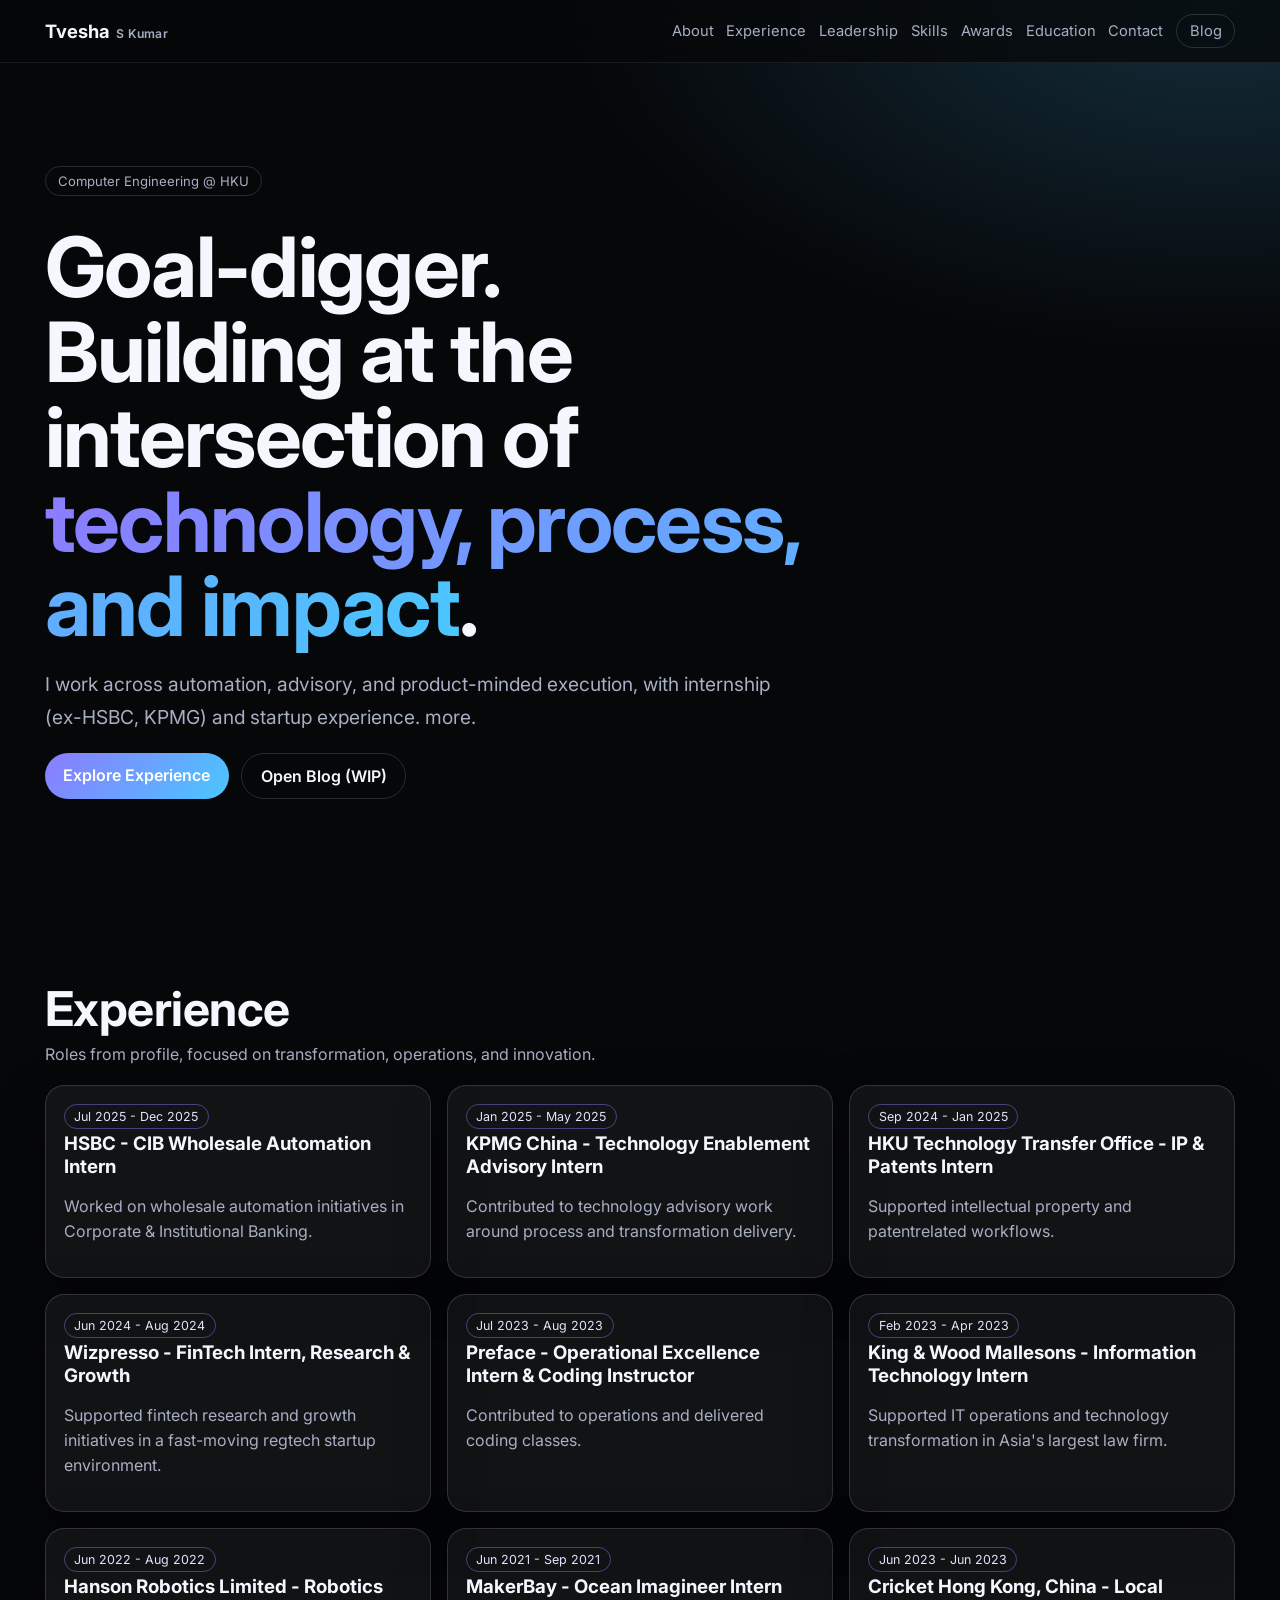
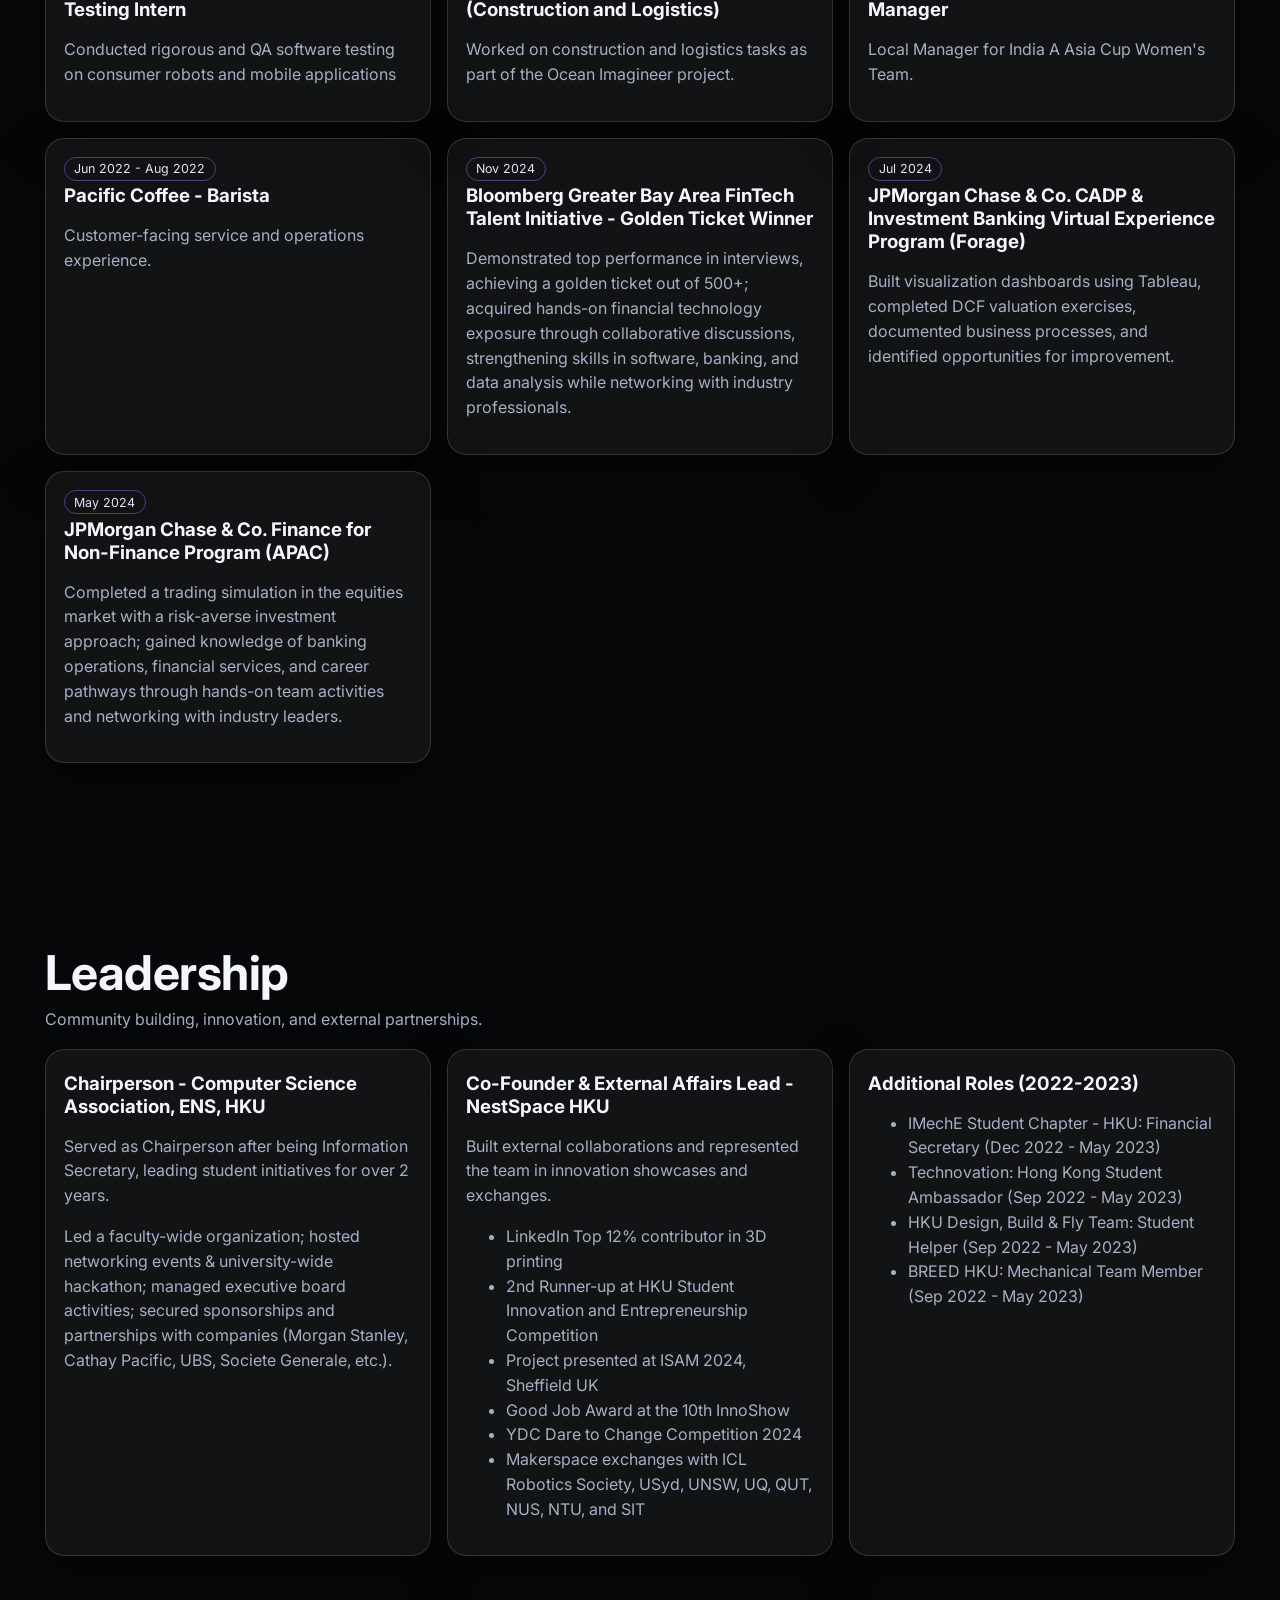
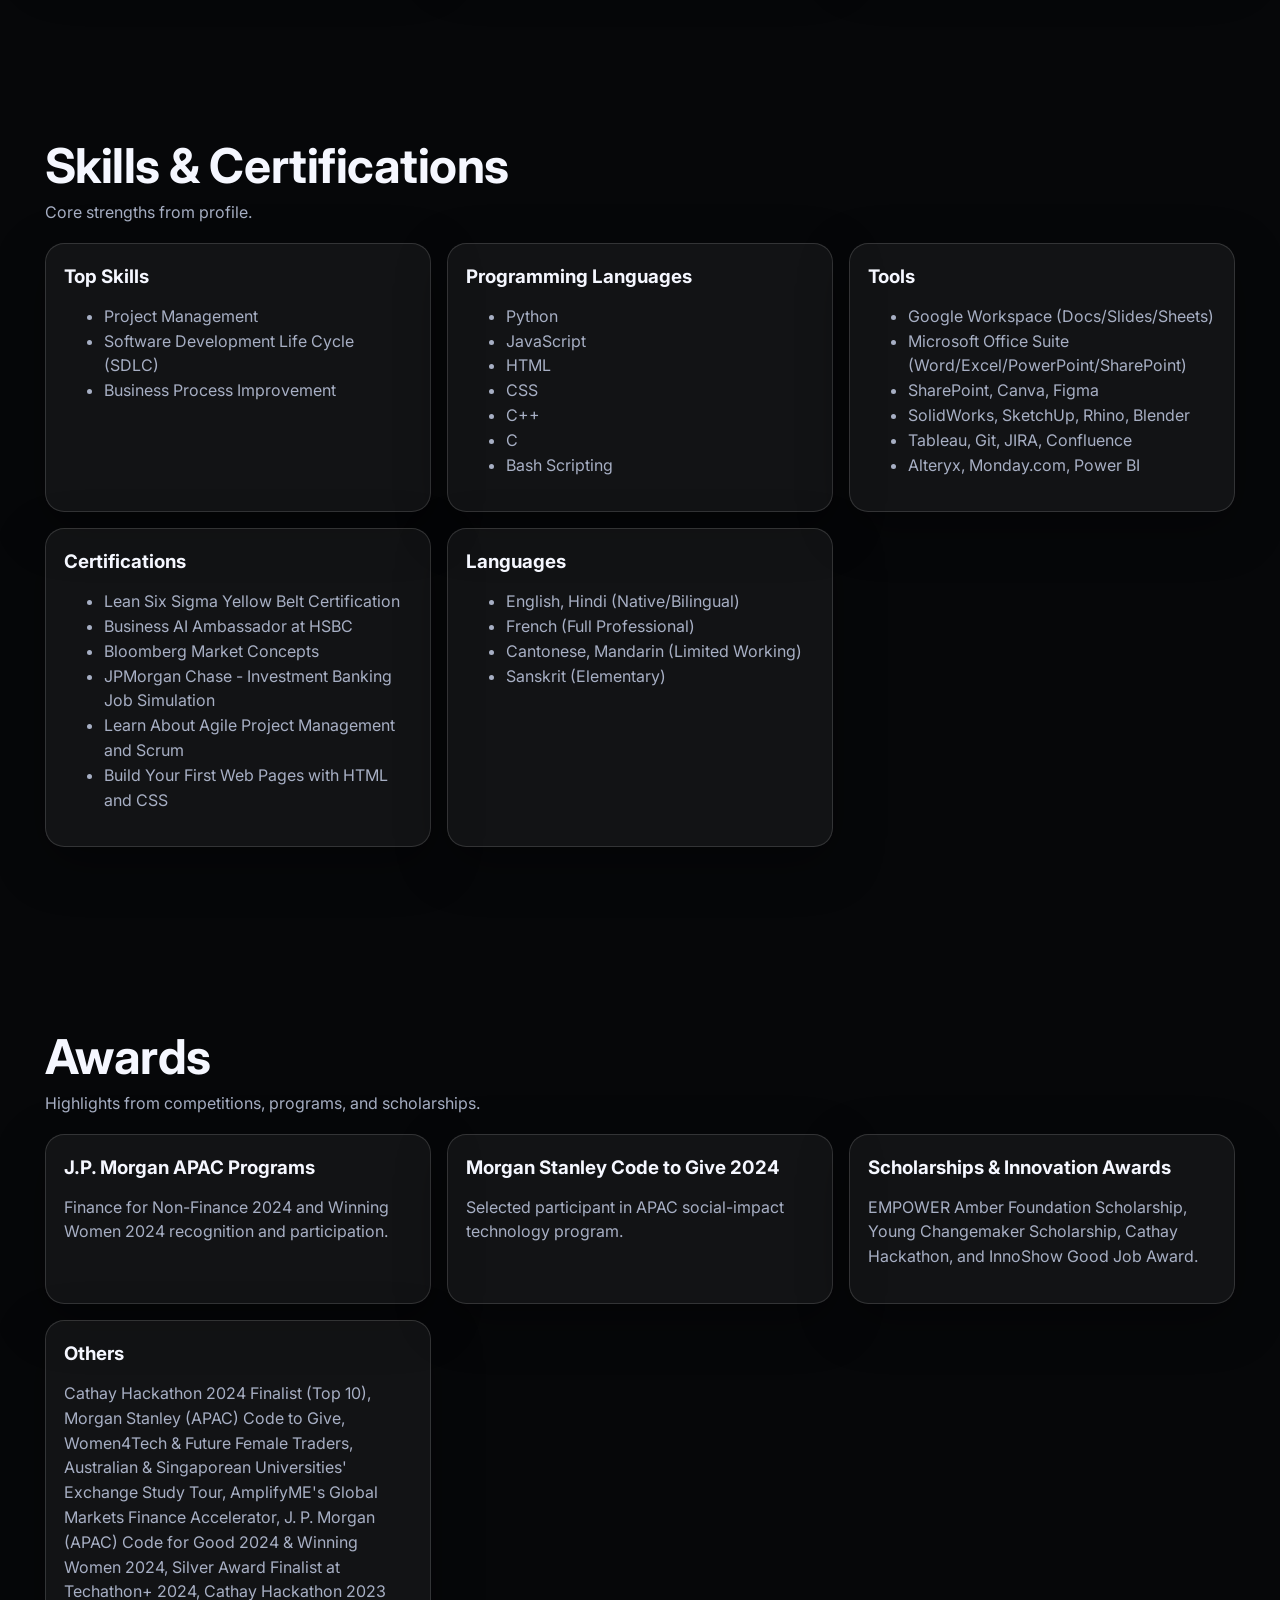
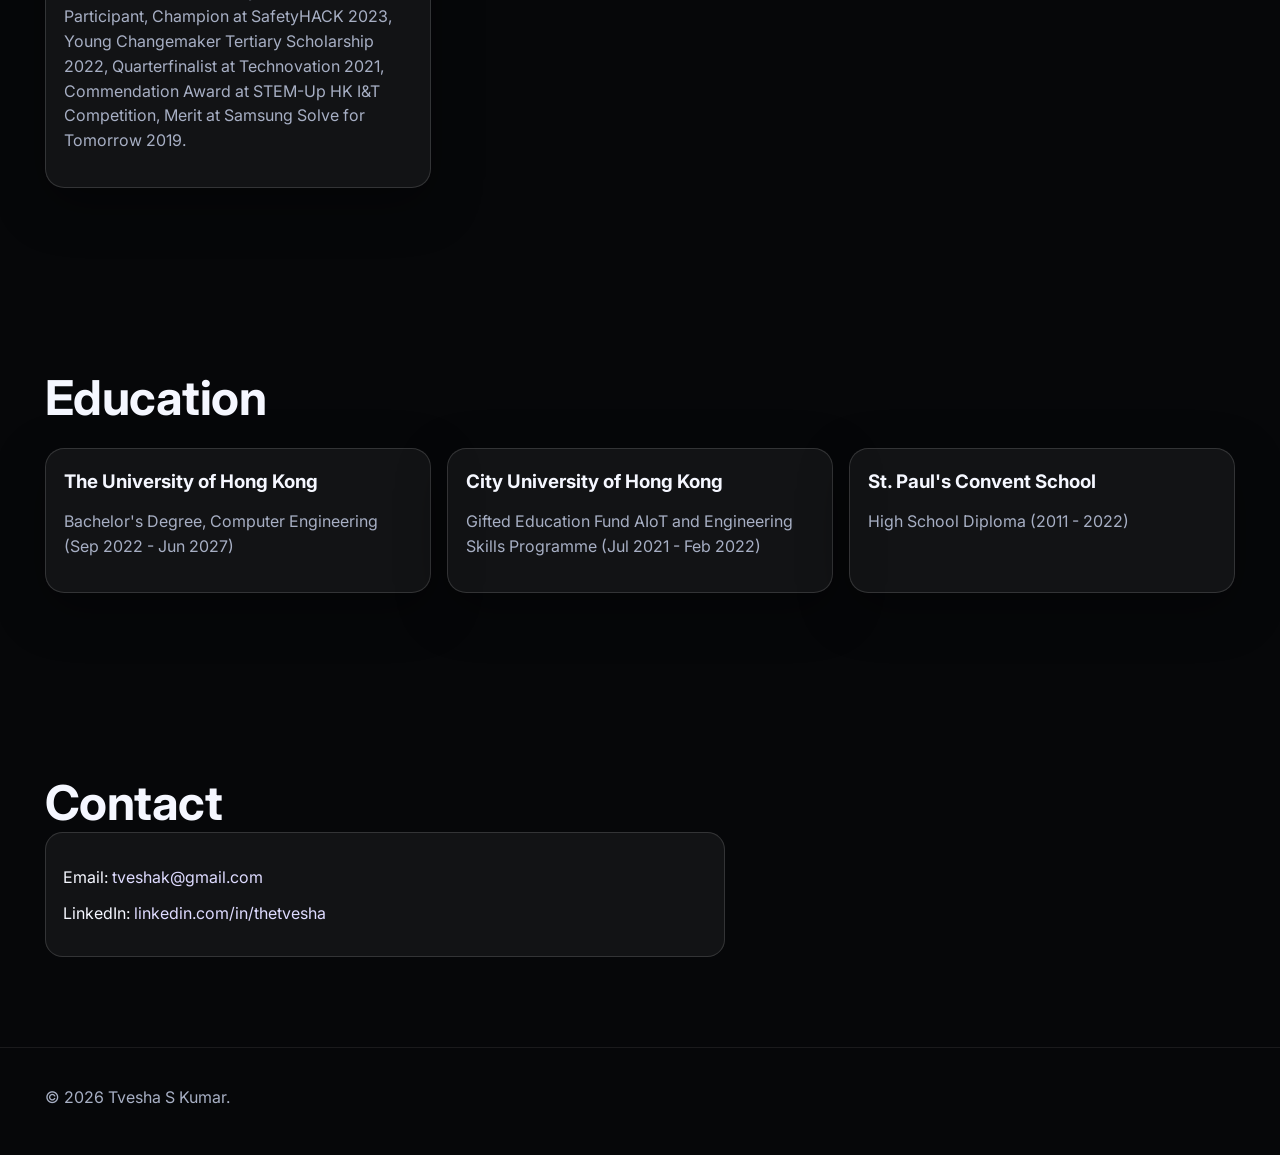
<file: index.html>
<!DOCTYPE html>
<html lang="en">
  <head>
    <meta charset="UTF-8" />
    <meta name="viewport" content="width=device-width, initial-scale=1.0" />
    <title>Tvesha S Kumar | Portfolio</title>
    <meta
      name="description"
      content="Portfolio of Tvesha S Kumar: Computer Engineering at HKU, internships, leadership, awards, skills, and blog."
    />
    <link rel="preconnect" href="https://fonts.googleapis.com" />
    <link rel="preconnect" href="https://fonts.gstatic.com" crossorigin />
    <link
      href="https://fonts.googleapis.com/css2?family=Inter:wght@400;500;600;700;800&display=swap"
      rel="stylesheet"
    />
    <link rel="stylesheet" href="./styles.css" />
  </head>
  <body>
    <div class="scroll-progress" id="scrollProgress"></div>
    <header class="site-header">
      <a class="name-lockup" href="./index.html" aria-label="Go to home">
        <span class="name-main">Tvesha</span>
        <span class="name-sub">S Kumar</span>
      </a>
      <nav class="nav-links">
        <a href="#about">About</a>
        <a href="#experience">Experience</a>
        <a href="#leadership">Leadership</a>
        <a href="#skills">Skills</a>
        <a href="#awards">Awards</a>
        <a href="#education">Education</a>
        <a href="#contact">Contact</a>
        <a class="blog-link" href="./blog.html">Blog</a>
      </nav>
    </header>

    <main>
      <section class="hero section panel" id="about" data-parallax="0.12">
        <div class="hero-content reveal">
          <p class="tag">Computer Engineering @ HKU</p>
          <h1>
            Goal-digger.<br />
            Building at the intersection of <span class="gradient-text">technology, process, and impact</span>.
          </h1>
          <p class="hero-subtitle">
            I work across automation, advisory, and product-minded execution,
            with internship (ex-HSBC, KPMG) and startup experience.
            more.
          </p>
          <div class="hero-actions">
            <a class="btn btn-primary" href="#experience">Explore Experience</a>
            <a class="btn btn-secondary" href="./blog.html">Open Blog (WIP)</a>
          </div>
        </div>
      </section>

      <section class="section panel" id="experience" data-parallax="0.08">
        <div class="section-head reveal">
          <h2>Experience</h2>
          <p>Roles from profile, focused on transformation, operations, and innovation.</p>
        </div>
        <div class="card-grid">
          <article class="card reveal">
            <span class="chip">Jul 2025 - Dec 2025</span>
            <h3>HSBC - CIB Wholesale Automation Intern</h3>
            <p>Worked on wholesale automation initiatives in Corporate & Institutional Banking.</p>
            <p></p>
          </article>
          <article class="card reveal">
            <span class="chip">Jan 2025 - May 2025</span>
            <h3>KPMG China - Technology Enablement Advisory Intern</h3>
            <p>Contributed to technology advisory work around process and transformation delivery.</p>
          </article>
          <article class="card reveal">
            <span class="chip">Sep 2024 - Jan 2025</span>
            <h3>HKU Technology Transfer Office - IP & Patents Intern</h3>
            <p>Supported intellectual property and patentrelated workflows.</p>
          </article>
          <article class="card reveal">
            <span class="chip">Jun 2024 - Aug 2024</span>
            <h3>Wizpresso - FinTech Intern, Research & Growth</h3>
            <p>Supported fintech research and growth initiatives in a fast-moving regtech startup environment.</p>
          </article>
          <article class="card reveal">
            <span class="chip">Jul 2023 - Aug 2023</span>
            <h3>Preface - Operational Excellence Intern & Coding Instructor</h3>
            <p>Contributed to operations and delivered coding classes.</p>
          </article>
          <article class="card reveal">
            <span class="chip">Feb 2023 - Apr 2023</span>
            <h3>King &amp; Wood Mallesons - Information Technology Intern</h3>
            <p>Supported IT operations and technology transformation in Asia's largest law firm.</p>
          </article>
          <article class="card reveal">
            <span class="chip">Jun 2022 - Aug 2022</span>
            <h3>Hanson Robotics Limited - Robotics Testing Intern</h3>
            <p>Conducted rigorous and QA software testing on consumer robots and mobile applications</p>
          </article>
          <article class="card reveal">
            <span class="chip">Jun 2021 - Sep 2021</span>
            <h3>MakerBay - Ocean Imagineer Intern (Construction and Logistics)</h3>
            <p>Worked on construction and logistics tasks as part of the Ocean Imagineer project.</p>
          </article>
          <article class="card reveal">
            <span class="chip">Jun 2023 - Jun 2023</span>
            <h3>Cricket Hong Kong, China - Local Manager</h3>
            <p>Local Manager for India A Asia Cup Women's Team.</p>
          </article>
          <article class="card reveal">
            <span class="chip">Jun 2022 - Aug 2022</span>
            <h3>Pacific Coffee - Barista</h3>
            <p>Customer-facing service and operations experience.</p>
          </article>
          <article class="card reveal">
            <span class="chip">Nov 2024</span>
            <h3>Bloomberg Greater Bay Area FinTech Talent Initiative - Golden Ticket Winner</h3>
            <p>
              Demonstrated top performance in interviews, achieving a golden
              ticket out of 500+; acquired hands-on financial technology
              exposure through collaborative discussions, strengthening skills
              in software, banking, and data analysis while networking with
              industry professionals.
            </p>
          </article>
          <article class="card reveal">
            <span class="chip">Jul 2024</span>
            <h3>JPMorgan Chase &amp; Co. CADP &amp; Investment Banking Virtual Experience Program (Forage)</h3>
            <p>
              Built visualization dashboards using Tableau, completed DCF
              valuation exercises, documented business processes, and identified
              opportunities for improvement.
            </p>
          </article>
          <article class="card reveal">
            <span class="chip">May 2024</span>
            <h3>JPMorgan Chase &amp; Co. Finance for Non-Finance Program (APAC)</h3>
            <p>
              Completed a trading simulation in the equities market with a
              risk-averse investment approach; gained knowledge of banking
              operations, financial services, and career pathways through
              hands-on team activities and networking with industry leaders.
            </p>
          </article>
        </div>
      </section>

      <section class="section panel" id="leadership" data-parallax="0.06">
        <div class="section-head reveal">
          <h2>Leadership</h2>
          <p>Community building, innovation, and external partnerships.</p>
        </div>
        <div class="card-grid">
          <article class="card reveal">
            <h3>Chairperson - Computer Science Association, ENS, HKU</h3>
            <p>Served as Chairperson after being Information Secretary, leading student initiatives for over 2 years.</p>
            <p>Led a faculty-wide organization; hosted networking events & university-wide hackathon; managed executive board activities; secured
              sponsorships and partnerships with companies (Morgan Stanley, Cathay Pacific, UBS, Societe Generale, etc.).</p>
          </article>
          <article class="card reveal">
            <h3>Co-Founder & External Affairs Lead - NestSpace HKU</h3>
            <p>Built external collaborations and represented the team in innovation showcases and exchanges.</p>
            <ul>
              <li>LinkedIn Top 12% contributor in 3D printing</li>
              <li>2nd Runner-up at HKU Student Innovation and Entrepreneurship Competition</li>
              <li>Project presented at ISAM 2024, Sheffield UK</li>
              <li>Good Job Award at the 10th InnoShow</li>
              <li>YDC Dare to Change Competition 2024</li>
              <li>Makerspace exchanges with ICL Robotics Society, USyd, UNSW, UQ, QUT, NUS, NTU, and SIT</li>
            </ul>
          </article>
          <article class="card reveal">
            <h3>Additional Roles (2022-2023)</h3>
            <ul>
              <li>IMechE Student Chapter - HKU: Financial Secretary (Dec 2022 - May 2023)</li>
              <li>Technovation: Hong Kong Student Ambassador (Sep 2022 - May 2023)</li>
              <li>HKU Design, Build & Fly Team: Student Helper (Sep 2022 - May 2023)</li>
              <li>BREED HKU: Mechanical Team Member (Sep 2022 - May 2023)</li>
            </ul>
          </article>
        </div>
      </section>

      <section class="section panel" id="skills" data-parallax="0.05">
        <div class="section-head reveal">
          <h2>Skills & Certifications</h2>
          <p>Core strengths from profile.</p>
        </div>
        <div class="card-grid">
          <article class="card reveal">
            <h3>Top Skills</h3>
            <ul>
              <li>Project Management</li>
              <li>Software Development Life Cycle (SDLC)</li>
              <li>Business Process Improvement</li>
            </ul>
          </article>
          <article class="card reveal">
            <h3>Programming Languages</h3>
            <ul>
              <li>Python</li>
              <li>JavaScript</li>
              <li>HTML</li>
              <li>CSS</li>
              <li>C++</li>
              <li>C</li>
              <li>Bash Scripting</li>
            </ul>
          </article>
          <article class="card reveal">
            <h3>Tools</h3>
            <ul>
              <li>Google Workspace (Docs/Slides/Sheets)</li>
              <li>Microsoft Office Suite (Word/Excel/PowerPoint/SharePoint)</li>
              <li>SharePoint, Canva, Figma</li>
              <li>SolidWorks, SketchUp, Rhino, Blender</li>
              <li>Tableau, Git, JIRA, Confluence</li>
              <li>Alteryx, Monday.com, Power BI</li>
            </ul>
          </article>
          <article class="card reveal">
            <h3>Certifications</h3>
            <ul>
              <li>Lean Six Sigma Yellow Belt Certification</li>
              <li>Business AI Ambassador at HSBC</li>
              <li>Bloomberg Market Concepts</li>
              <li>JPMorgan Chase - Investment Banking Job Simulation</li>
              <li>Learn About Agile Project Management and Scrum</li>
              <li>Build Your First Web Pages with HTML and CSS</li>
            </ul>
          </article>
          <article class="card reveal">
            <h3>Languages</h3>
            <ul>
              <li>English, Hindi (Native/Bilingual)</li>
              <li>French (Full Professional)</li>
              <li>Cantonese, Mandarin (Limited Working)</li>
              <li>Sanskrit (Elementary)</li>
            </ul>
          </article>
        </div>
      </section>

      <section class="section panel" id="awards" data-parallax="0.04">
        <div class="section-head reveal">
          <h2>Awards</h2>
          <p>Highlights from competitions, programs, and scholarships.</p>
        </div>
        <div class="card-grid">
          <article class="card reveal">
            <h3>J.P. Morgan APAC Programs</h3>
            <p>Finance for Non-Finance 2024 and Winning Women 2024 recognition and participation.</p>
          </article>
          <article class="card reveal">
            <h3>Morgan Stanley Code to Give 2024</h3>
            <p>Selected participant in APAC social-impact technology program.</p>
          </article>
          <article class="card reveal">
            <h3>Scholarships & Innovation Awards</h3>
            <p>EMPOWER Amber Foundation Scholarship, Young Changemaker Scholarship, Cathay Hackathon, and InnoShow Good Job Award.</p>
          </article>
          <article class="card reveal">
            <h3>Others</h3>
            <p>
              Cathay Hackathon 2024 Finalist (Top 10), Morgan Stanley (APAC)
              Code to Give, Women4Tech &amp; Future Female Traders, Australian
              &amp; Singaporean Universities' Exchange Study Tour, AmplifyME's
              Global Markets Finance Accelerator, J. P. Morgan (APAC) Code for
              Good 2024 &amp; Winning Women 2024, Silver Award Finalist at
              Techathon+ 2024, Cathay Hackathon 2023 Participant, Champion at
              SafetyHACK 2023, Young Changemaker Tertiary Scholarship 2022,
              Quarterfinalist at Technovation 2021, Commendation Award at
              STEM-Up HK I&amp;T Competition, Merit at Samsung Solve for Tomorrow
              2019.
            </p>
          </article>
        </div>
      </section>

      <section class="section panel" id="education" data-parallax="0.03">
        <div class="section-head reveal">
          <h2>Education</h2>
        </div>
        <div class="card-grid">
          <article class="card reveal">
            <h3>The University of Hong Kong</h3>
            <p>Bachelor's Degree, Computer Engineering (Sep 2022 - Jun 2027)</p>
          </article>
          <article class="card reveal">
            <h3>City University of Hong Kong</h3>
            <p>Gifted Education Fund AIoT and Engineering Skills Programme (Jul 2021 - Feb 2022)</p>
          </article>
          <article class="card reveal">
            <h3>St. Paul's Convent School</h3>
            <p>High School Diploma (2011 - 2022)</p>
          </article>
        </div>
      </section>

      <section class="section panel contact" id="contact">
        <div class="section-head reveal">
          <h2>Contact</h2>
        </div>
        <div class="contact-card reveal">
          <p>Email: <a href="mailto:tveshak@gmail.com">tveshak@gmail.com</a></p>
          <p>
            LinkedIn:
            <a href="https://www.linkedin.com/in/thetvesha" target="_blank" rel="noreferrer">linkedin.com/in/thetvesha</a>
          </p>
        </div>
      </section>
    </main>

    <footer class="site-footer">
      <p>&copy; <span id="year"></span> Tvesha S Kumar.</p>
    </footer>

    <script src="./script.js"></script>
  </body>
</html>
</file>
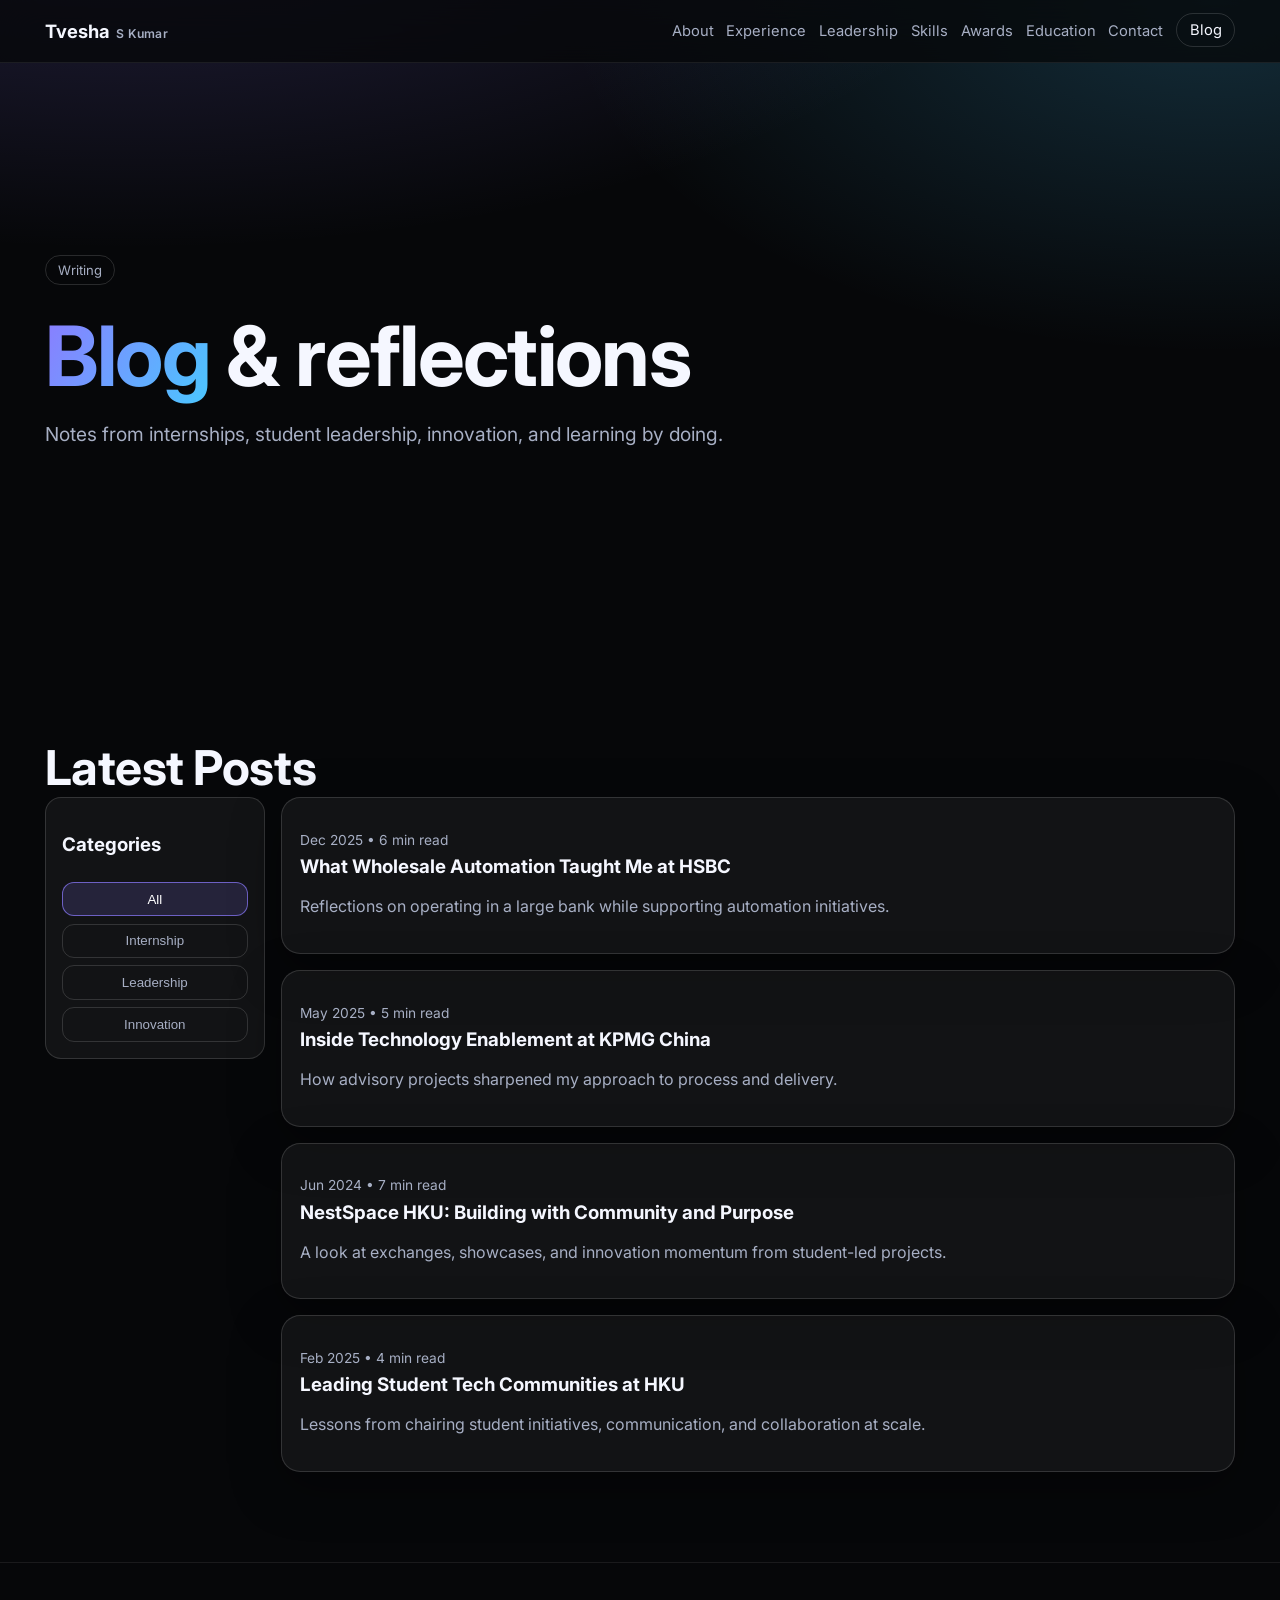
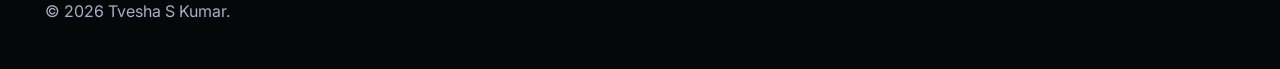
<file: blog.html>
<!DOCTYPE html>
<html lang="en">
  <head>
    <meta charset="UTF-8" />
    <meta name="viewport" content="width=device-width, initial-scale=1.0" />
    <title>Tvesha S Kumar | Blog</title>
    <meta
      name="description"
      content="Blog by Tvesha S Kumar: notes on internships, innovation, and leadership."
    />
    <link rel="preconnect" href="https://fonts.googleapis.com" />
    <link rel="preconnect" href="https://fonts.gstatic.com" crossorigin />
    <link
      href="https://fonts.googleapis.com/css2?family=Inter:wght@400;500;600;700;800&display=swap"
      rel="stylesheet"
    />
    <link rel="stylesheet" href="./styles.css" />
  </head>
  <body>
    <div class="scroll-progress" id="scrollProgress"></div>
    <header class="site-header">
      <a class="name-lockup" href="./index.html" aria-label="Go to home">
        <span class="name-main">Tvesha</span>
        <span class="name-sub">S Kumar</span>
      </a>
      <nav class="nav-links">
        <a href="./index.html#about">About</a>
        <a href="./index.html#experience">Experience</a>
        <a href="./index.html#leadership">Leadership</a>
        <a href="./index.html#skills">Skills</a>
        <a href="./index.html#awards">Awards</a>
        <a href="./index.html#education">Education</a>
        <a href="./index.html#contact">Contact</a>
        <a class="blog-link active" href="./blog.html">Blog</a>
      </nav>
    </header>

    <main>
      <section class="hero blog-hero section panel" data-parallax="0.1">
        <div class="hero-content reveal">
          <p class="tag">Writing</p>
          <h1><span class="gradient-text">Blog</span> & reflections</h1>
          <p class="hero-subtitle">
            Notes from internships, student leadership, innovation, and learning by doing.
          </p>
        </div>
      </section>

      <section class="section panel">
        <div class="section-head reveal">
          <h2>Latest Posts</h2>
        </div>
        <div class="blog-layout">
          <aside class="blog-sidebar reveal">
            <h3>Categories</h3>
            <button class="filter-btn active" data-filter="all">All</button>
            <button class="filter-btn" data-filter="internship">Internship</button>
            <button class="filter-btn" data-filter="leadership">Leadership</button>
            <button class="filter-btn" data-filter="innovation">Innovation</button>
          </aside>
          <div class="blog-posts" id="blogPosts">
            <article class="card blog-card reveal" data-category="internship">
              <p class="post-meta">Dec 2025 • 6 min read</p>
              <h3><a class="post-link" href="./blog-hsbc-wholesale-automation.html">What Wholesale Automation Taught Me at HSBC</a></h3>
              <p>Reflections on operating in a large bank while supporting automation initiatives.</p>
            </article>
            <article class="card blog-card reveal" data-category="internship">
              <p class="post-meta">May 2025 • 5 min read</p>
              <h3><a class="post-link" href="./blog-kpmg-technology-enablement.html">Inside Technology Enablement at KPMG China</a></h3>
              <p>How advisory projects sharpened my approach to process and delivery.</p>
            </article>
            <article class="card blog-card reveal" data-category="innovation">
              <p class="post-meta">Jun 2024 • 7 min read</p>
              <h3><a class="post-link" href="./blog-nestspace-community-purpose.html">NestSpace HKU: Building with Community and Purpose</a></h3>
              <p>A look at exchanges, showcases, and innovation momentum from student-led projects.</p>
            </article>
            <article class="card blog-card reveal" data-category="leadership">
              <p class="post-meta">Feb 2025 • 4 min read</p>
              <h3><a class="post-link" href="./blog-leading-student-tech-communities.html">Leading Student Tech Communities at HKU</a></h3>
              <p>Lessons from chairing student initiatives, communication, and collaboration at scale.</p>
            </article>
          </div>
        </div>
      </section>
    </main>

    <footer class="site-footer">
      <p>&copy; <span id="year"></span> Tvesha S Kumar.</p>
    </footer>

    <script src="./script.js"></script>
  </body>
</html>
</file>
<file: styles.css>
:root {
  --bg: #060709;
  --surface: rgba(255, 255, 255, 0.05);
  --surface-border: rgba(255, 255, 255, 0.14);
  --text-main: #f5f7ff;
  --text-muted: #a7afc4;
  --accent: #8c7bff;
  --accent-2: #4ac7ff;
  --shadow: 0 16px 50px rgba(0, 0, 0, 0.35);
}

* {
  box-sizing: border-box;
}

html,
body {
  margin: 0;
  padding: 0;
  scroll-behavior: smooth;
}

body {
  font-family: "Inter", sans-serif;
  color: var(--text-main);
  background:
    radial-gradient(90rem 40rem at 10% -10%, rgba(140, 123, 255, 0.25), transparent 65%),
    radial-gradient(70rem 38rem at 95% 0%, rgba(74, 199, 255, 0.2), transparent 58%),
    var(--bg);
  min-height: 100vh;
}

a {
  color: inherit;
  text-decoration: none;
}

.scroll-progress {
  position: fixed;
  top: 0;
  left: 0;
  height: 3px;
  width: 0;
  z-index: 100;
  background: linear-gradient(90deg, var(--accent), var(--accent-2));
}

.site-header {
  position: sticky;
  top: 0;
  z-index: 20;
  display: flex;
  justify-content: space-between;
  align-items: center;
  gap: 1rem;
  padding: 0.9rem 3.5vw;
  backdrop-filter: blur(18px);
  background: rgba(6, 7, 9, 0.75);
  border-bottom: 1px solid rgba(255, 255, 255, 0.08);
}

.name-lockup {
  display: inline-flex;
  align-items: baseline;
  gap: 0.4rem;
}

.name-main {
  font-size: 1.15rem;
  font-weight: 700;
}

.name-sub {
  font-size: 0.76rem;
  font-weight: 600;
  color: var(--text-muted);
  letter-spacing: 0.02em;
}

.nav-links {
  display: flex;
  flex-wrap: wrap;
  gap: 0.8rem;
  align-items: center;
}

.nav-links a {
  color: var(--text-muted);
  font-size: 0.92rem;
  transition: color 0.2s ease, transform 0.2s ease;
}

.nav-links a:hover,
.nav-links a.active {
  color: var(--text-main);
  transform: translateY(-1px);
}

.blog-link {
  border: 1px solid var(--surface-border);
  padding: 0.42rem 0.78rem;
  border-radius: 999px;
}

main {
  width: min(1240px, 93vw);
  margin: 0 auto;
}

.section {
  padding: clamp(3.2rem, 10vh, 6rem) 0;
}

.panel {
  position: relative;
  transform: translateY(calc(var(--parallax, 0) * 1px));
  transition: transform 0.15s linear;
}

.hero {
  min-height: clamp(34rem, 85vh, 54rem);
  display: flex;
  align-items: center;
}

.blog-hero {
  min-height: clamp(26rem, 65vh, 40rem);
}

.hero-content {
  max-width: 900px;
}

.tag {
  display: inline-block;
  color: var(--text-muted);
  border: 1px solid var(--surface-border);
  border-radius: 999px;
  padding: 0.36rem 0.75rem;
  font-size: 0.82rem;
}

h1 {
  margin: 1rem 0 0.7rem;
  line-height: 1.02;
  letter-spacing: -0.02em;
  font-size: clamp(2.1rem, 7vw, 5.2rem);
}

.gradient-text {
  background: linear-gradient(120deg, var(--accent), var(--accent-2));
  -webkit-background-clip: text;
  -webkit-text-fill-color: transparent;
  background-clip: text;
}

.hero-subtitle {
  max-width: 760px;
  color: var(--text-muted);
  line-height: 1.7;
  font-size: clamp(1rem, 1.8vw, 1.2rem);
}

.hero-actions {
  display: flex;
  flex-wrap: wrap;
  gap: 0.8rem;
  margin-top: 1.2rem;
}

.btn {
  border-radius: 999px;
  padding: 0.75rem 1.15rem;
  font-weight: 600;
}

.btn-primary {
  color: #fff;
  background: linear-gradient(130deg, var(--accent), var(--accent-2));
}

.btn-secondary {
  border: 1px solid var(--surface-border);
}

.section-head h2 {
  margin: 0;
  font-size: clamp(1.7rem, 4.4vw, 3rem);
  letter-spacing: -0.01em;
}

.section-head p {
  margin: 0.4rem 0 0;
  color: var(--text-muted);
}

.card-grid {
  margin-top: 1.3rem;
  display: grid;
  grid-template-columns: repeat(12, 1fr);
  gap: 1rem;
}

.card {
  grid-column: span 4;
  background: var(--surface);
  border: 1px solid var(--surface-border);
  border-radius: 1.2rem;
  padding: 1.12rem;
  box-shadow: var(--shadow);
}

.card h3 {
  margin: 0.2rem 0 0.45rem;
}

.card p,
.card li {
  color: var(--text-muted);
  line-height: 1.55;
}

.chip {
  display: inline-block;
  color: #e4e2ff;
  border: 1px solid rgba(140, 123, 255, 0.45);
  border-radius: 999px;
  font-size: 0.78rem;
  padding: 0.24rem 0.6rem;
}

.contact-card {
  max-width: 680px;
  background: var(--surface);
  border: 1px solid var(--surface-border);
  border-radius: 1.1rem;
  padding: 1.1rem;
}

.contact a {
  color: #dedbff;
}

.full-text {
  margin: 0;
  white-space: pre-wrap;
  word-break: break-word;
  font-family: "Inter", sans-serif;
  color: var(--text-main);
  line-height: 1.55;
}

.blog-layout {
  display: grid;
  grid-template-columns: 220px 1fr;
  gap: 1rem;
}

.blog-sidebar {
  background: var(--surface);
  border: 1px solid var(--surface-border);
  border-radius: 1rem;
  padding: 1rem;
  height: fit-content;
}

.filter-btn {
  width: 100%;
  cursor: pointer;
  margin-top: 0.45rem;
  border: 1px solid var(--surface-border);
  background: transparent;
  color: var(--text-muted);
  border-radius: 0.75rem;
  padding: 0.55rem 0.75rem;
}

.filter-btn.active {
  color: #fff;
  border-color: rgba(140, 123, 255, 0.7);
  background: rgba(140, 123, 255, 0.16);
}

.blog-posts {
  display: grid;
  gap: 1rem;
}

.post-meta {
  color: #c7cee4;
  font-size: 0.86rem;
  margin-bottom: 0.25rem;
}

.post-link {
  text-decoration: none;
}

.post-link:hover {
  text-decoration: underline;
  text-underline-offset: 0.2em;
}

.reveal {
  opacity: 0;
  transform: translateY(26px) scale(0.99);
  transition: opacity 0.55s ease, transform 0.55s ease;
}

.reveal.is-visible {
  opacity: 1;
  transform: translateY(0) scale(1);
}

.site-footer {
  border-top: 1px solid rgba(255, 255, 255, 0.08);
  color: var(--text-muted);
  padding: 1.4rem 3.5vw 2rem;
}

@media (max-width: 1060px) {
  .card {
    grid-column: span 6;
  }
}

@media (max-width: 860px) {
  .blog-layout {
    grid-template-columns: 1fr;
  }
}

@media (max-width: 720px) {
  .site-header {
    align-items: flex-start;
    flex-direction: column;
  }

  .card {
    grid-column: span 12;
  }

  .section {
    padding: 3rem 0;
  }
}
</file>
